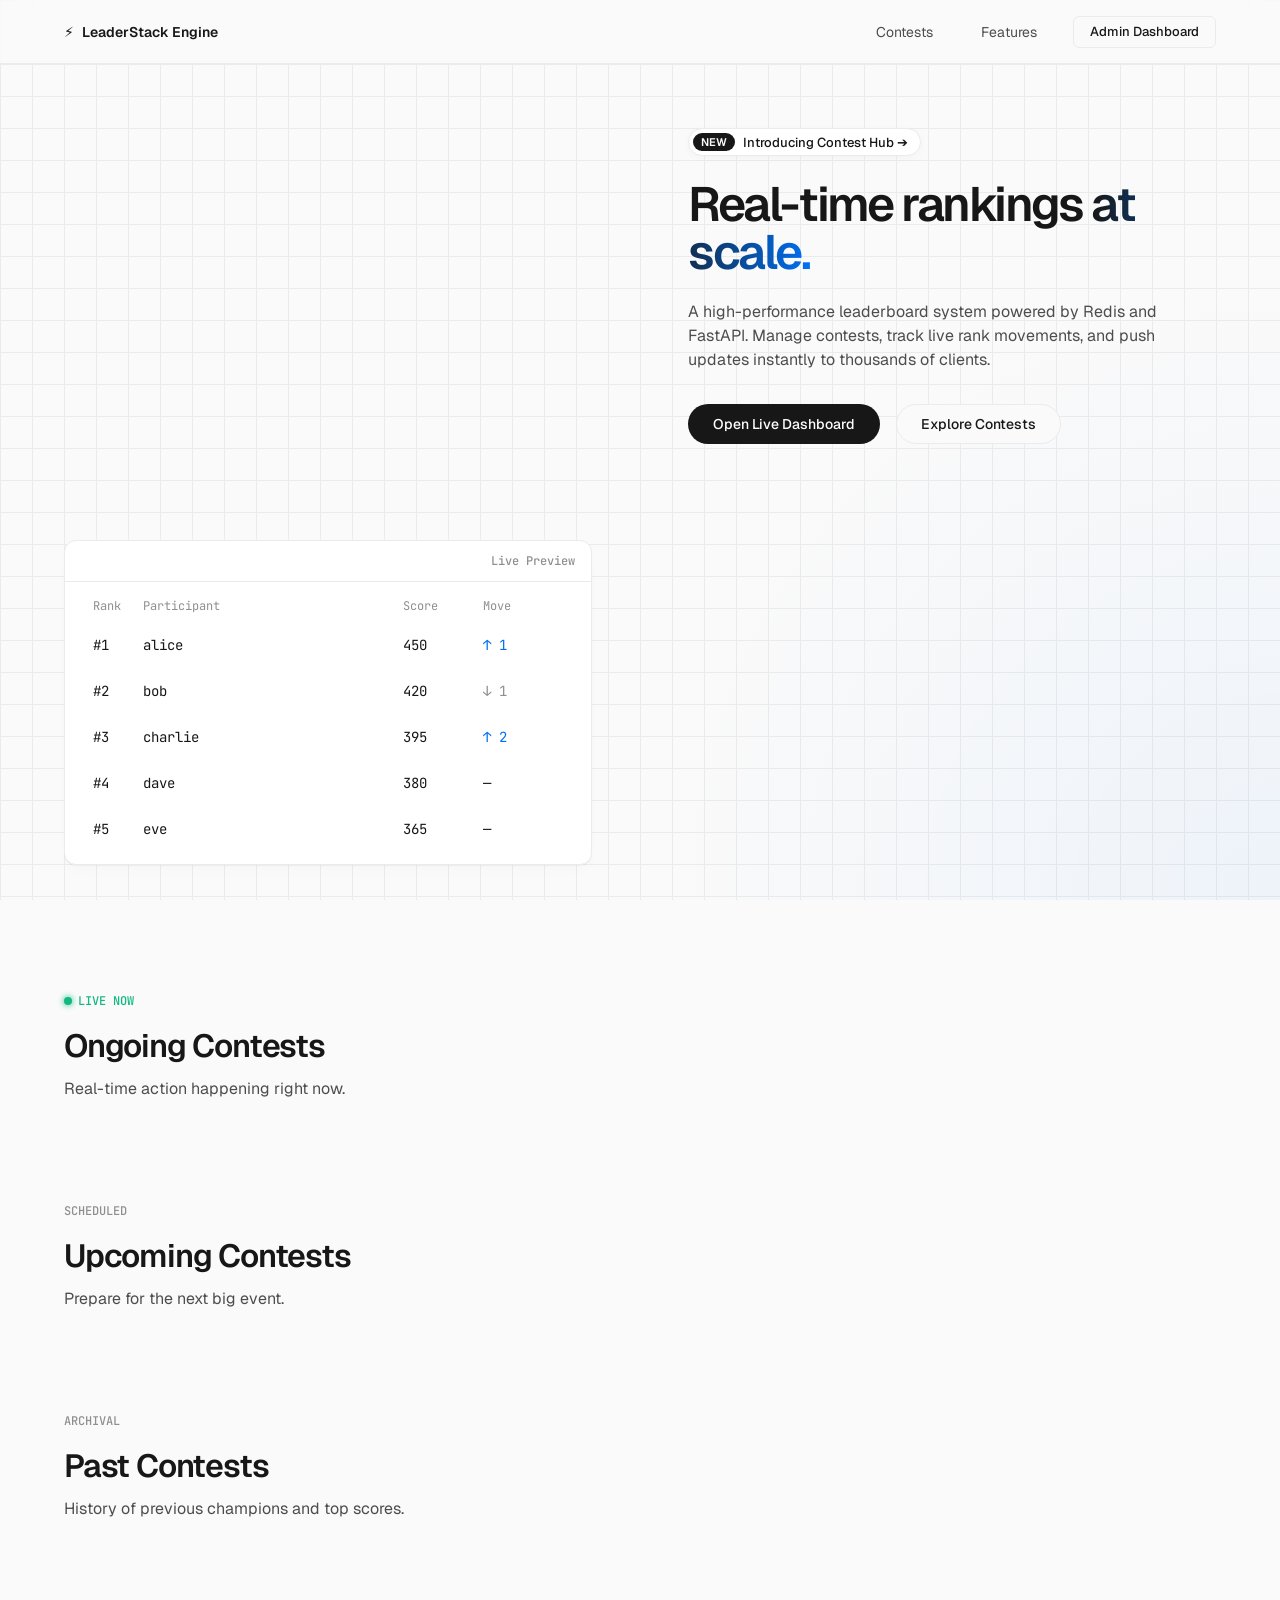
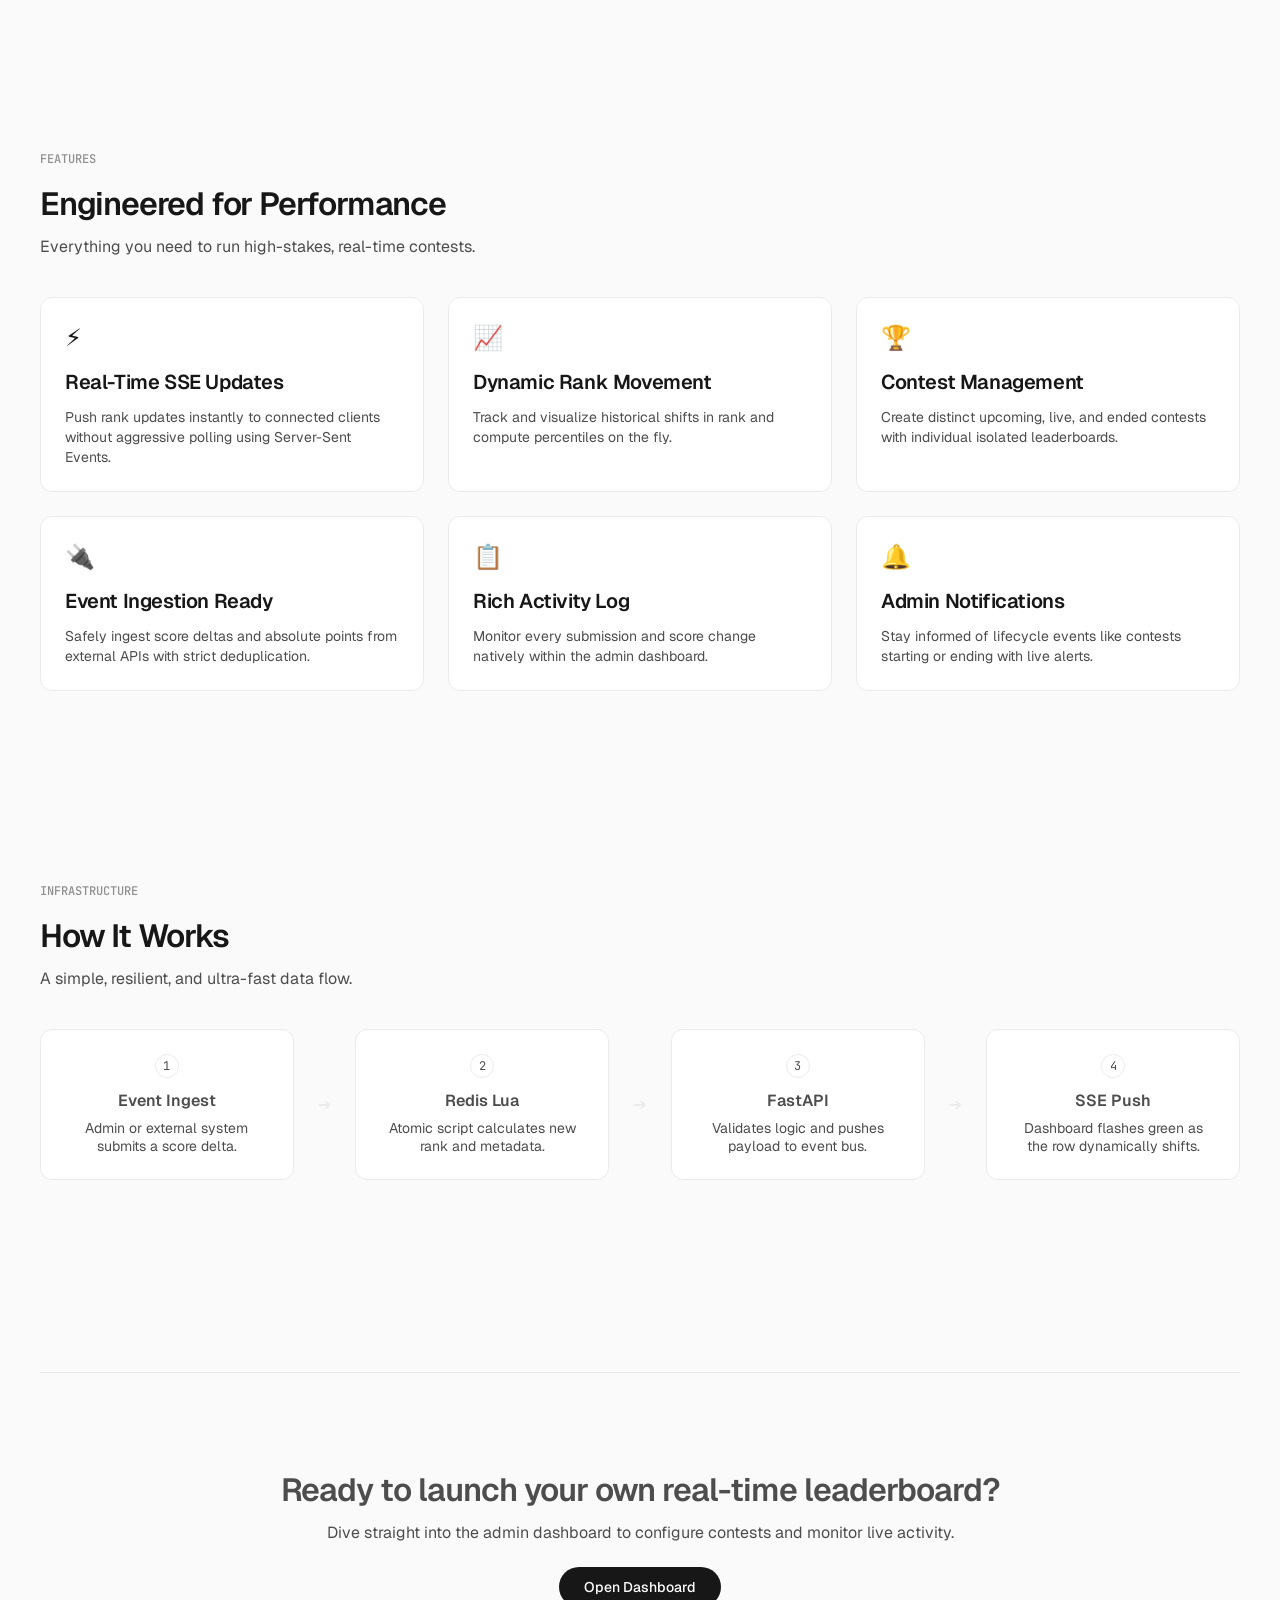
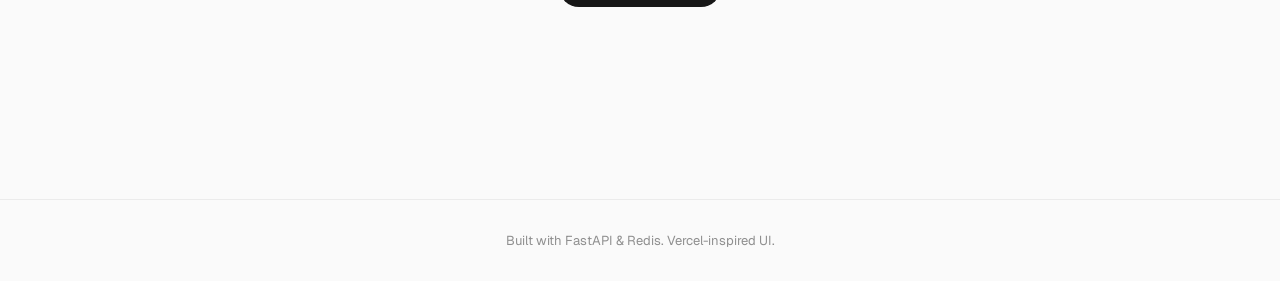
<file: frontend/index.html>
<!DOCTYPE html>
<html lang="en">
<head>
  <meta charset="UTF-8" />
  <meta name="viewport" content="width=device-width, initial-scale=1.0"/>
  <meta name="description" content="Real-time contest leaderboard system powered by FastAPI and Redis." />
  <title>LeaderStack — Real-Time Ranking Engine</title>

  <!-- Google Fonts -->
  <link rel="preconnect" href="https://fonts.googleapis.com" />
  <link rel="preconnect" href="https://fonts.gstatic.com" crossorigin />
  <link href="https://fonts.googleapis.com/css2?family=Geist:wght@400;500;600;700&family=JetBrains+Mono:wght@400;500&display=swap" rel="stylesheet" />

  <link rel="stylesheet" href="landing.css" />
</head>
<body>
  
  <!-- Navbar -->
  <nav class="navbar">
    <div class="nav-inner container">
      <div class="nav-brand">
        <span class="brand-icon">⚡</span>
        <span class="brand-text">LeaderStack Engine</span>
      </div>
      <div class="nav-links">
        <a href="#contests" class="nav-link">Contests</a>
        <a href="#features" class="nav-link">Features</a>
        <a href="dashboard.html" class="btn btn-secondary btn-sm" style="border-radius: 6px;">Admin Dashboard</a>
      </div>
    </div>
  </nav>

  <!-- Hero Section -->
  <section class="hero container reveal">
    <div class="hero-bg-gradient"></div>
    <div class="hero-content">
      <a href="#contests" class="hero-pill">
        <span class="pill-badge">New</span> Introducing Contest Hub ➔
      </a>
      <h1 class="hero-title">Real-time rankings <span class="text-gradient">at scale.</span></h1>
      <p class="hero-subtitle">
        A high-performance leaderboard system powered by Redis and FastAPI. Manage contests, track live rank movements, and push updates instantly to thousands of clients.
      </p>
      <div class="hero-ctas">
        <a href="dashboard.html" class="btn btn-primary">Open Live Dashboard</a>
        <a href="#contests" class="btn btn-secondary">Explore Contests</a>
      </div>
    </div>

    <!-- Live Product Preview -->
    <div class="hero-visual">
      <div class="mock-window">
        <div class="mock-header">
          <div class="mock-dots"><span></span><span></span><span></span></div>
          <div class="mock-title">Live Preview</div>
        </div>
        <div class="mock-body">
          <div class="mock-table-header">
            <span>Rank</span>
            <span>Participant</span>
            <span>Score</span>
            <span>Move</span>
          </div>
          <div class="mock-rows" id="mockRows">
            <!-- Injected by JS -->
          </div>
        </div>
      </div>
    </div>
  </section>

  <!-- Contests Hub -->
  <div id="contests" class="contests-hub">
    
    <!-- Ongoing Contests Section -->
    <section class="contest-section ongoing-section container reveal">
      <div class="section-header">
        <span class="eyebrow live-eyebrow"><span class="live-dot"></span> Live Now</span>
        <h2 class="section-title">Ongoing Contests</h2>
        <p class="section-subtitle">Real-time action happening right now.</p>
      </div>
      <div id="ongoingContestsGrid" class="contest-grid">
        <!-- Injected by JS -->
      </div>
    </section>

    <!-- Upcoming Contests Section -->
    <section class="contest-section upcoming-section container reveal">
      <div class="section-header">
        <span class="eyebrow">Scheduled</span>
        <h2 class="section-title">Upcoming Contests</h2>
        <p class="section-subtitle">Prepare for the next big event.</p>
      </div>
      <div id="upcomingContestsGrid" class="contest-grid">
        <!-- Injected by JS -->
      </div>
    </section>

    <!-- Past Contests Section -->
    <section class="contest-section past-section container reveal">
      <div class="section-header">
        <span class="eyebrow">Archival</span>
        <h2 class="section-title">Past Contests</h2>
        <p class="section-subtitle">History of previous champions and top scores.</p>
      </div>
      <div id="pastContestsGrid" class="contest-grid past-grid">
        <!-- Injected by JS -->
      </div>
    </section>

  </div>

  <!-- Features Section -->
  <section id="features" class="features container section reveal">
    <div class="section-header">
      <span class="eyebrow">Features</span>
      <h2 class="section-title">Engineered for Performance</h2>
      <p class="section-subtitle">Everything you need to run high-stakes, real-time contests.</p>
    </div>
    
    <div class="feature-grid">
      <div class="feature-card reveal" style="--delay: 1">
        <div class="feature-icon">⚡</div>
        <h3 class="feature-title">Real-Time SSE Updates</h3>
        <p class="feature-desc">Push rank updates instantly to connected clients without aggressive polling using Server-Sent Events.</p>
      </div>
      <div class="feature-card reveal" style="--delay: 2">
        <div class="feature-icon">📈</div>
        <h3 class="feature-title">Dynamic Rank Movement</h3>
        <p class="feature-desc">Track and visualize historical shifts in rank and compute percentiles on the fly.</p>
      </div>
      <div class="feature-card reveal" style="--delay: 3">
        <div class="feature-icon">🏆</div>
        <h3 class="feature-title">Contest Management</h3>
        <p class="feature-desc">Create distinct upcoming, live, and ended contests with individual isolated leaderboards.</p>
      </div>
      <div class="feature-card reveal" style="--delay: 4">
        <div class="feature-icon">🔌</div>
        <h3 class="feature-title">Event Ingestion Ready</h3>
        <p class="feature-desc">Safely ingest score deltas and absolute points from external APIs with strict deduplication.</p>
      </div>
      <div class="feature-card reveal" style="--delay: 5">
        <div class="feature-icon">📋</div>
        <h3 class="feature-title">Rich Activity Log</h3>
        <p class="feature-desc">Monitor every submission and score change natively within the admin dashboard.</p>
      </div>
      <div class="feature-card reveal" style="--delay: 6">
        <div class="feature-icon">🔔</div>
        <h3 class="feature-title">Admin Notifications</h3>
        <p class="feature-desc">Stay informed of lifecycle events like contests starting or ending with live alerts.</p>
      </div>
    </div>
  </section>

  <!-- How It Works Section -->
  <section class="flow-section section container reveal">
    <div class="section-header">
      <span class="eyebrow">Infrastructure</span>
      <h2 class="section-title">How It Works</h2>
      <p class="section-subtitle">A simple, resilient, and ultra-fast data flow.</p>
    </div>

    <div class="flow-grid">
      <div class="flow-step">
        <div class="flow-number">1</div>
        <h4>Event Ingest</h4>
        <p>Admin or external system submits a score delta.</p>
      </div>
      <div class="flow-arrow">➔</div>
      <div class="flow-step">
        <div class="flow-number">2</div>
        <h4>Redis Lua</h4>
        <p>Atomic script calculates new rank and metadata.</p>
      </div>
      <div class="flow-arrow">➔</div>
      <div class="flow-step">
        <div class="flow-number">3</div>
        <h4>FastAPI</h4>
        <p>Validates logic and pushes payload to event bus.</p>
      </div>
      <div class="flow-arrow">➔</div>
      <div class="flow-step">
        <div class="flow-number">4</div>
        <h4>SSE Push</h4>
        <p>Dashboard flashes green as the row dynamically shifts.</p>
      </div>
    </div>
  </section>

  <!-- Final CTA -->
  <section class="final-cta section container reveal">
    <div class="cta-box">
      <h2>Ready to launch your own real-time leaderboard?</h2>
      <p>Dive straight into the admin dashboard to configure contests and monitor live activity.</p>
      <a href="dashboard.html" class="btn btn-primary">Open Dashboard</a>
    </div>
  </section>

  <!-- Footer -->
  <footer class="site-footer">
    <div class="container">
      <p>Built with FastAPI & Redis. Vercel-inspired UI.</p>
    </div>
  </footer>

  <script src="landing.js"></script>
</body>
</html>
</file>
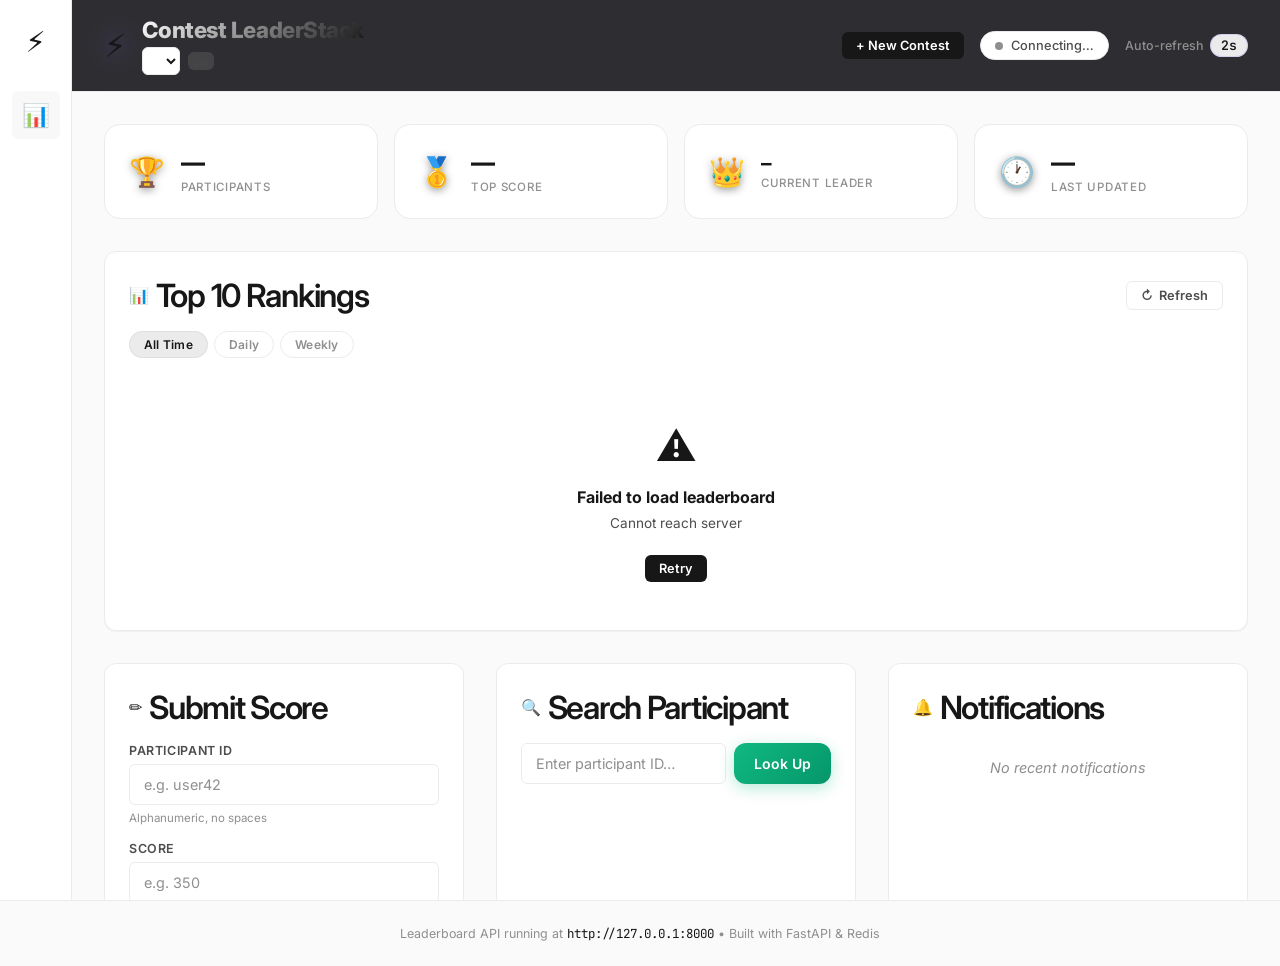
<file: frontend/dashboard.html>
<!DOCTYPE html>
<html lang="en">
<head>
  <meta charset="UTF-8" />
  <meta name="viewport" content="width=device-width, initial-scale=1.0" />
  <meta name="description" content="Real-time contest leaderboard dashboard. Track rankings, submit scores, and search participants live." />
  <title>Contest LeaderStack - Live Rankings</title>

  <!-- Google Fonts -->
  <link rel="preconnect" href="https://fonts.googleapis.com" />
  <link rel="preconnect" href="https://fonts.gstatic.com" crossorigin />
  <link href="https://fonts.googleapis.com/css2?family=Inter:wght@300;400;500;600;700;800;900&family=JetBrains+Mono:wght@400;600&display=swap" rel="stylesheet" />

  <link rel="stylesheet" href="styles.css" />
</head>
<body>



  <div class="app-layout">
    <!-- LEFT NAVIGATION RAIL -->
    <aside class="left-sidebar">
      <div class="sidebar-logo">⚡</div>
      <nav class="side-nav">
        <button class="nav-item active" title="Leaderboard">📊</button>

      </nav>
    </aside>

    <div class="main-wrapper">
      <!-- ─── HEADER ─────────────────────────────────────────── -->
      <header class="site-header">
    <div class="header-inner">
      <div class="brand">
        <span class="brand-icon" aria-hidden="true">⚡</span>
        <div>
          <h1 class="brand-title">Contest LeaderStack</h1>
          <div class="brand-sub">
            <select id="contestSelector" class="contest-dropdown" aria-label="Select Contest">
              <!-- Options populated by JS -->
            </select>
            <span id="contestStatusBadge" class="contest-status-badge">...</span>
          </div>
        </div>
      </div>

      <div class="header-meta">
        <button class="btn btn-primary btn-sm" id="openNewContestBtn">+ New Contest</button>
        <div class="status-badge" id="connectionStatus">
          <span class="status-dot" id="statusDot"></span>
          <span id="statusText">Connecting…</span>
        </div>
        <div class="refresh-info">
          <span class="refresh-label">Auto-refresh</span>
          <span class="refresh-countdown" id="refreshCountdown">3s</span>
        </div>
      </div>
    </div>
  </header>

  <!-- ─── MAIN ───────────────────────────────────────────── -->
  <main class="main-content">

    <!-- STATS ROW -->
    <section class="stats-row" aria-label="Summary statistics">
      <div class="stat-card" id="statTotal">
        <div class="stat-icon">🏆</div>
        <div class="stat-info">
          <span class="stat-value" id="totalParticipants">—</span>
          <span class="stat-label">Participants</span>
        </div>
      </div>
      <div class="stat-card" id="statTopScore">
        <div class="stat-icon">🥇</div>
        <div class="stat-info">
          <span class="stat-value" id="topScore">—</span>
          <span class="stat-label">Top Score</span>
        </div>
      </div>
      <div class="stat-card" id="statLeader">
        <div class="stat-icon">👑</div>
        <div class="stat-info">
          <span class="stat-value mono" id="leaderName">—</span>
          <span class="stat-label">Current Leader</span>
        </div>
      </div>
      <div class="stat-card" id="statLastUpdated">
        <div class="stat-icon">🕐</div>
        <div class="stat-info">
          <span class="stat-value" id="lastUpdated">—</span>
          <span class="stat-label">Last Updated</span>
        </div>
      </div>
    </section>

    <!-- TOP 3 PODIUM CARDS -->
    <section class="podium-section hidden" id="podiumSection" aria-label="Top 3 Winners">
      <div class="podium-cards" id="podiumCards">
        <!-- Cards injected by JS -->
      </div>
    </section>

    <!-- MAIN GRID -->
    <div class="dashboard-grid full-width">

      <!-- ── LEADERBOARD TABLE ─────────────────────── -->
      <section class="panel leaderboard-panel" aria-labelledby="leaderboardHeading">
        <div class="panel-header">
          <h2 id="leaderboardHeading" class="panel-title">
            <span class="panel-title-icon">📊</span>
            <span id="leaderboardHeadingText">Top 10 Rankings</span>
          </h2>
          <button class="btn btn-ghost btn-sm" id="manualRefreshBtn" title="Refresh now" aria-label="Refresh leaderboard">
            <span class="refresh-icon" id="refreshIcon">↻</span>
            Refresh
          </button>
        </div>

        <!-- Board selector tabs -->
        <div class="board-tabs" id="boardTabs" role="tablist" aria-label="Leaderboard time period">
          <button class="board-tab active" data-board="all"    role="tab" aria-selected="true">All Time</button>
          <button class="board-tab"        data-board="daily"  role="tab" aria-selected="false">Daily</button>
          <button class="board-tab"        data-board="weekly" role="tab" aria-selected="false">Weekly</button>
        </div>

        <!-- Loading skeleton -->
        <div class="skeleton-container" id="leaderboardSkeleton" aria-label="Loading leaderboard...">
          <div class="skeleton-row" aria-hidden="true"></div>
          <div class="skeleton-row" aria-hidden="true"></div>
          <div class="skeleton-row" aria-hidden="true"></div>
          <div class="skeleton-row" aria-hidden="true"></div>
          <div class="skeleton-row" aria-hidden="true"></div>
        </div>

        <!-- Error state -->
        <div class="error-state hidden" id="leaderboardError" role="alert">
          <div class="error-icon">⚠️</div>
          <p class="error-title">Failed to load leaderboard</p>
          <p class="error-msg" id="leaderboardErrorMsg">Could not connect to server.</p>
          <button class="btn btn-primary btn-sm" id="retryBtn">Retry</button>
        </div>

        <!-- Empty state -->
        <div class="empty-state hidden" id="leaderboardEmpty">
          <div class="empty-icon">🎯</div>
          <p class="empty-title">No participants yet</p>
          <p class="empty-msg">Submit a score to get started!</p>
        </div>

        <!-- Table -->
        <div class="table-wrapper hidden" id="leaderboardTableWrapper">
          <table class="leaderboard-table" id="leaderboardTable" aria-label="Leaderboard rankings">
            <thead>
              <tr>
                <th scope="col" class="col-rank">Rank</th>
                <th scope="col" class="col-participant">Participant</th>
                <th scope="col" class="col-score">Score</th>
                <th scope="col" class="col-movement">Move</th>
                <th scope="col" class="col-time">Submitted</th>
                <th scope="col" class="col-bar">Progress</th>
              </tr>
            </thead>
            <tbody id="leaderboardBody">
              <!-- Rows injected by JS -->
            </tbody>
          </table>
        </div>
      </section>

      <!-- ── BOTTOM PANELS ───────────────────────────────── -->
      <div class="bottom-panels">

        <!-- SUBMIT SCORE PANEL -->
        <section class="panel submit-panel" aria-labelledby="submitHeading">
          <div class="panel-header">
            <h2 id="submitHeading" class="panel-title">
              <span class="panel-title-icon">✏️</span>
              Submit Score
            </h2>
          </div>

          <form class="score-form" id="scoreForm" novalidate>
            <div class="form-group">
              <label class="form-label" for="participantIdInput">Participant ID</label>
              <input
                class="form-input"
                type="text"
                id="participantIdInput"
                name="participantId"
                placeholder="e.g. user42"
                autocomplete="off"
                required
              />
              <span class="form-hint">Alphanumeric, no spaces</span>
            </div>

            <div class="form-group">
              <label class="form-label" for="scoreInput">Score</label>
              <input
                class="form-input"
                type="number"
                id="scoreInput"
                name="score"
                placeholder="e.g. 350"
                min="0"
                required
              />
              <span class="form-hint">Enter a non-negative integer</span>
            </div>

            <button class="btn btn-primary btn-full" type="submit" id="submitBtn">
              <span class="btn-text">Submit Score</span>
              <span class="btn-spinner hidden" aria-hidden="true">⏳</span>
            </button>
          </form>

          <!-- Submit feedback -->
          <div class="feedback hidden" id="submitFeedback" role="status" aria-live="polite">
            <div class="feedback-icon" id="submitFeedbackIcon"></div>
            <div class="feedback-content">
              <p class="feedback-title" id="submitFeedbackTitle"></p>
              <p class="feedback-body" id="submitFeedbackBody"></p>
            </div>
          </div>
        </section>

        <!-- SEARCH PANEL -->
        <section class="panel search-panel" aria-labelledby="searchHeading">
          <div class="panel-header">
            <h2 id="searchHeading" class="panel-title">
              <span class="panel-title-icon">🔍</span>
              Search Participant
            </h2>
          </div>

          <form class="search-form" id="searchForm" novalidate>
            <div class="search-input-row">
              <input
                class="form-input"
                type="text"
                id="searchInput"
                name="searchId"
                placeholder="Enter participant ID…"
                autocomplete="off"
                required
              />
              <button class="btn btn-accent" type="submit" id="searchBtn">
                <span class="btn-text">Look Up</span>
                <span class="btn-spinner hidden" aria-hidden="true">⏳</span>
              </button>
            </div>
          </form>

          <!-- Search result card -->
          <div class="result-card hidden" id="searchResult" role="status" aria-live="polite">
            <div class="result-rank-badge" id="resultRankBadge"></div>
            <div class="result-details">
              <span class="result-id mono" id="resultId"></span>
              <div class="result-score-row">
                <span class="result-score" id="resultScore"></span>
                <span class="percentile-badge hidden" id="resultPercentile"></span>
              </div>
            </div>
          </div>

          <!-- Search error -->
          <div class="search-error hidden" id="searchError" role="alert">
            <span class="search-error-icon">⚠️</span>
            <span id="searchErrorMsg"></span>
          </div>

          <!-- Around-You neighbors -->
          <div class="neighbors-section hidden" id="neighborsSection" aria-live="polite">
            <p class="neighbors-label">Around <span class="mono" id="neighborsTargetId"></span></p>
            <table class="neighbors-table" aria-label="Nearby rankings">
              <tbody id="neighborsBody"></tbody>
            </table>
          </div>

        </section><!-- /.search-panel -->

        <!-- NOTIFICATIONS PANEL -->
        <section class="panel notifications-panel" aria-labelledby="notificationsHeading">
          <div class="panel-header">
            <h2 id="notificationsHeading" class="panel-title">
              <span class="panel-title-icon">🔔</span>
              Notifications
            </h2>
          </div>
          <ul class="notifications-list" id="notificationsList" aria-label="Recent notifications">
            <li class="notifications-empty" id="notificationsEmpty">No recent notifications</li>
          </ul>
        </section>

        <!-- ACTIVITY LOG PANEL -->
        <section class="panel activity-panel" aria-labelledby="activityHeading">
          <div class="panel-header">
            <h2 id="activityHeading" class="panel-title">
              <span class="panel-title-icon">📝</span>
              Activity Log
            </h2>
            <button class="btn btn-ghost btn-sm" id="clearLogBtn" aria-label="Clear activity log">Clear</button>
          </div>
          <ul class="activity-list" id="activityList" aria-label="Recent activity">
            <li class="activity-empty" id="activityEmpty">No activity yet…</li>
          </ul>
        </section>

        <!-- SYSTEM STATUS PANEL -->
        <section class="panel metrics-panel" aria-labelledby="metricsHeading">
          <div class="panel-header">
            <h2 id="metricsHeading" class="panel-title">
              <span class="panel-title-icon">📡</span>
              System Status
            </h2>
          </div>
          <div class="metrics-grid">
            <div class="metric-item">
              <span class="metric-value" id="metricTotal">—</span>
              <span class="metric-label">Submissions</span>
            </div>
            <div class="metric-item">
              <span class="metric-value" id="metricAccepted">—</span>
              <span class="metric-label">Accepted</span>
            </div>
            <div class="metric-item">
              <span class="metric-value" id="metricRejected">—</span>
              <span class="metric-label">Rejected</span>
            </div>
            <div class="metric-item">
              <span class="metric-value" id="metricBoardSize">—</span>
              <span class="metric-label">Board Size</span>
            </div>
            <div class="metric-item">
              <span class="metric-value" id="metricSseClients">—</span>
              <span class="metric-label">Live Clients</span>
            </div>
            <div class="metric-item">
              <span class="metric-value" id="metricIngestTotal">—</span>
              <span class="metric-label">Ext Total</span>
            </div>
            <div class="metric-item">
              <span class="metric-value" id="metricIngestAcc">—</span>
              <span class="metric-label">Ext Accepted</span>
            </div>
            <div class="metric-item">
              <span class="metric-value" id="metricIngestDup">—</span>
              <span class="metric-label">Ext Duplicates</span>
            </div>
            <div class="metric-item">
              <span class="metric-value" id="metricIngestRej">—</span>
              <span class="metric-label">Ext Rejected</span>
            </div>
          </div>
        </section>

      </div><!-- /.bottom-panels -->
    </div><!-- /.dashboard-grid full-width -->

  </main>
  </div><!-- /.main-wrapper -->
  </div><!-- /.app-layout -->

  <!-- ─── MODALS ─────────────────────────────────────────── -->
  <dialog id="newContestModal" class="admin-modal">
    <div class="modal-content">
      <div class="modal-header">
        <h2 class="panel-title">Create New Contest</h2>
        <button id="closeModalBtn" class="btn-ghost btn-sm" aria-label="Close">✕</button>
      </div>
      <form id="newContestForm" novalidate>
        <div class="form-group">
          <label class="form-label" for="ncName">Contest Name</label>
          <input class="form-input" type="text" id="ncName" required placeholder="e.g. Summer Hackathon" />
        </div>
        <div class="form-group">
          <label class="form-label" for="ncId">Contest ID (Slug)</label>
          <input class="form-input" type="text" id="ncId" required placeholder="e.g. summer-hackathon" />
          <span class="form-hint">Auto-generated, editable (no spaces)</span>
        </div>
        <div class="form-row" style="display:flex;gap:12px">
          <div class="form-group" style="flex:1">
            <label class="form-label" for="ncExpectedUsers">Expected Users</label>
            <input class="form-input" type="number" id="ncExpectedUsers" required min="1" max="1000" value="1000" />
          </div>
          <div class="form-group" style="flex:1">
            <label class="form-label" for="ncMaxScore">Max Score</label>
            <input class="form-input" type="number" id="ncMaxScore" required min="1" value="1000" />
          </div>
        </div>
        <div class="form-row" style="display:flex;gap:12px;margin-top:12px;">
          <div class="form-group" style="flex:1">
            <label class="form-label" for="ncStart">Start Time (UTC)</label>
            <input class="form-input" type="datetime-local" id="ncStart" required />
          </div>
          <div class="form-group" style="flex:1">
            <label class="form-label" for="ncEnd">End Time (UTC)</label>
            <input class="form-input" type="datetime-local" id="ncEnd" required />
          </div>
        </div>
        <div class="form-group" style="margin-top:12px;">
          <label class="form-label" for="ncDesc">Description</label>
          <textarea class="form-input" id="ncDesc" rows="2" required placeholder="Brief contest rules or info..."></textarea>
        </div>
        <div id="ncError" class="search-error hidden" style="margin-top:12px;"></div>
        <div class="modal-actions" style="margin-top:24px;display:flex;justify-content:flex-end;gap:12px;">
          <button type="button" class="btn btn-ghost" id="cancelModalBtn">Cancel</button>
          <button type="submit" class="btn btn-primary" id="submitContestBtn">Create Contest</button>
        </div>
      </form>
    </div>
  </dialog>

  <!-- ─── FOOTER ─────────────────────────────────────────── -->
  <footer class="site-footer">
    <p>Leaderboard API running at <code>http://127.0.0.1:8000</code> &bull; Built with FastAPI &amp; Redis</p>
  </footer>

  <script src="app.js"></script>
</body>
</html>
</file>
<file: frontend/landing.css>
/* =========================================================
   LANDING PAGE — landing.css
   Vercel Geist Theme
   ========================================================= */

:root {
  /* Colors */
  --color-canvas:           #fafafa;
  --color-canvas-elevated:  #ffffff;
  --color-hairline:         #ebebeb;
  
  --color-ink:              #171717;
  --color-body:             #4d4d4d;
  --color-mute:             #8f8f8f;
  --color-faint:            #a1a1a1;
  
  --color-primary:          #171717;
  --color-on-primary:       #ffffff;
  
  --color-link:             #0070f3;
  --color-success:          #10b981;
  
  /* Typography */
  --font-sans: 'Geist', 'Inter', system-ui, sans-serif;
  --font-mono: 'Geist Mono', 'JetBrains Mono', 'Courier New', monospace;

  /* Spacing */
  --spacing-xs:  8px;
  --spacing-sm:  12px;
  --spacing-md:  16px;
  --spacing-lg:  24px;
  --spacing-xl:  32px;
  --spacing-2xl: 40px;
  --spacing-3xl: 64px;
  --spacing-4xl: 96px;
  --spacing-section: 128px;

  /* Radius */
  --radius-sm:  6px;
  --radius-md:  12px;
  --radius-pill: 100px;
  --radius-full: 9999px;

  /* Transitions */
  --transition-fast:   150ms ease;
  --transition-normal: 250ms ease;
}

/* ── RESET ────────────────────────────────────────────────── */
*, *::before, *::after { box-sizing: border-box; margin: 0; padding: 0; }
html { font-size: 16px; scroll-behavior: smooth; }
body {
  font-family: var(--font-sans);
  background-color: var(--color-canvas);
  background-image: 
    radial-gradient(circle at 100% 100%, rgba(0, 112, 243, 0.05) 0%, transparent 40%),
    linear-gradient(var(--color-hairline) 1px, transparent 1px),
    linear-gradient(90deg, var(--color-hairline) 1px, transparent 1px);
  background-size: 100% 100%, 32px 32px, 32px 32px;
  background-attachment: fixed;
  color: var(--color-body);
  min-height: 100vh;
  overflow-x: hidden;
  -webkit-font-smoothing: antialiased;
}
a { text-decoration: none; color: inherit; }

/* ── LAYOUT ───────────────────────────────────────────────── */
.container {
  max-width: 1200px;
  margin: 0 auto;
  padding: 0 var(--spacing-lg);
  position: relative;
  z-index: 1;
}
.section { padding: var(--spacing-4xl) 0; }

/* ── TYPOGRAPHY ───────────────────────────────────────────── */
.eyebrow {
  font-family: var(--font-mono);
  font-size: 12px;
  font-weight: 500;
  line-height: 16px;
  color: var(--color-mute);
  text-transform: uppercase;
  margin-bottom: var(--spacing-md);
  display: block;
}
.hero-title {
  font-size: 48px;
  font-weight: 600;
  line-height: 48px;
  letter-spacing: -2.4px;
  color: var(--color-ink);
  margin-bottom: var(--spacing-lg);
}
.hero-subtitle {
  font-size: 16px;
  font-weight: 400;
  line-height: 24px;
  color: var(--color-body);
  margin-bottom: var(--spacing-xl);
  max-width: 500px;
}
.section-header { margin-bottom: var(--spacing-2xl); }
.section-title {
  font-size: 32px;
  font-weight: 600;
  letter-spacing: -1.2px;
  color: var(--color-ink);
  margin-bottom: var(--spacing-sm);
}
.section-subtitle {
  font-size: 16px;
  color: var(--color-body);
}

/* ── COMPONENTS ───────────────────────────────────────────── */
.btn {
  display: inline-flex;
  align-items: center;
  justify-content: center;
  padding: 0 var(--spacing-lg);
  height: 40px;
  font-family: var(--font-sans);
  font-size: 14px;
  font-weight: 500;
  border-radius: var(--radius-pill);
  transition: var(--transition-fast);
  cursor: pointer;
  border: 1px solid transparent;
}
.btn-primary {
  background: var(--color-primary);
  color: var(--color-on-primary);
}
.btn-primary:hover {
  background: #000;
  transform: translateY(-1px);
}
.btn-secondary {
  background: var(--color-canvas);
  color: var(--color-ink);
  border-color: var(--color-hairline);
}
.btn-secondary:hover {
  background: var(--color-canvas-elevated);
  border-color: var(--color-mute);
}
.btn-sm { height: 32px; padding: 0 var(--spacing-md); font-size: 13px; }

/* ── NAVBAR ───────────────────────────────────────────────── */
.navbar {
  position: fixed;
  top: 0; left: 0; right: 0;
  height: 64px;
  background: rgba(250, 250, 250, 0.8);
  backdrop-filter: blur(12px);
  border-bottom: 1px solid var(--color-hairline);
  z-index: 100;
}
.nav-inner {
  display: flex;
  justify-content: space-between;
  align-items: center;
  height: 100%;
}
.nav-brand {
  display: flex;
  align-items: center;
  gap: var(--spacing-xs);
  font-weight: 600;
  font-size: 14px;
  color: var(--color-ink);
}
.nav-links { display: flex; align-items: center; gap: var(--spacing-lg); }
.nav-link { 
  font-size: 14px; 
  color: var(--color-body); 
  transition: var(--transition-fast); 
  padding: var(--spacing-xs) var(--spacing-sm);
  border-radius: var(--radius-full);
}
.nav-link:hover { color: var(--color-ink); background: rgba(0,0,0,0.05); }

/* ── HERO ─────────────────────────────────────────────────── */
.hero {
  padding-top: var(--spacing-section);
  padding-bottom: var(--spacing-4xl);
  display: grid;
  grid-template-columns: 1fr 1fr;
  gap: var(--spacing-4xl);
  align-items: center;
}
.hero-pill {
  display: inline-flex;
  align-items: center;
  gap: 8px;
  background: var(--color-canvas-elevated);
  border: 1px solid var(--color-hairline);
  padding: 4px 12px 4px 4px;
  border-radius: var(--radius-pill);
  font-size: 13px;
  font-weight: 500;
  color: var(--color-ink);
  margin-bottom: var(--spacing-lg);
  box-shadow: 0 2px 8px rgba(0,0,0,0.03);
  transition: var(--transition-fast);
}
.hero-pill:hover {
  transform: translateY(-1px);
  box-shadow: 0 4px 12px rgba(0,0,0,0.06);
}
.pill-badge {
  background: var(--color-ink);
  color: var(--color-canvas);
  padding: 2px 8px;
  border-radius: var(--radius-pill);
  font-size: 11px;
  font-weight: 600;
  text-transform: uppercase;
}
.text-gradient {
  background: linear-gradient(90deg, var(--color-ink), var(--color-link));
  -webkit-background-clip: text;
  -webkit-text-fill-color: transparent;
}
.hero-ctas { display: flex; gap: var(--spacing-md); }

/* ── MOCKUP WINDOW ────────────────────────────────────────── */
.mock-window {
  background: var(--color-canvas-elevated);
  border: 1px solid var(--color-hairline);
  border-radius: var(--radius-md);
  box-shadow: 0 1px 1px rgba(0,0,0,0.04), 0 8px 16px -4px rgba(0,0,0,0.02);
  font-family: var(--font-mono);
}
.mock-header {
  padding: 12px 16px;
  display: flex; align-items: center; gap: 8px;
  border-bottom: 1px solid var(--color-hairline);
}
.mock-title { font-size: 12px; color: var(--color-mute); margin-left: auto; font-weight: 500;}
.mock-body { padding: var(--spacing-md); }
.mock-table-header {
  display: grid; grid-template-columns: 50px 1fr 80px 80px;
  font-size: 12px; color: var(--color-mute);
  margin-bottom: var(--spacing-sm); padding: 0 var(--spacing-sm);
}
.mock-rows { display: flex; flex-direction: column; gap: var(--spacing-xs); }
.mock-row {
  display: grid; grid-template-columns: 50px 1fr 80px 80px;
  align-items: center; padding: 10px 12px;
  background: var(--color-canvas-elevated);
  border-radius: var(--radius-sm); font-size: 14px; color: var(--color-ink);
  transition: background var(--transition-fast);
}
.mock-row.flash { background: rgba(0, 112, 243, 0.05); }
.m-move.up { color: var(--color-link); } 
.m-move.down { color: var(--color-mute); }

/* ── CONTEST SECTIONS ─────────────────────────────────────── */
.contests-hub { padding: var(--spacing-xl) 0; }
.contest-section { margin-bottom: var(--spacing-3xl); }

.contest-grid {
  display: grid;
  grid-template-columns: repeat(auto-fill, minmax(320px, 1fr));
  gap: var(--spacing-lg);
}

.contest-card {
  background: var(--color-canvas-elevated);
  border: 1px solid var(--color-hairline);
  border-radius: var(--radius-md);
  padding: var(--spacing-lg);
  display: flex; flex-direction: column; gap: var(--spacing-md);
  transition: var(--transition-normal);
  text-decoration: none; color: inherit;
}
.contest-card:hover {
  transform: translateY(-2px);
  box-shadow: 0 4px 12px rgba(0,0,0,0.05);
  border-color: var(--color-mute);
}

.card-header { display: flex; justify-content: space-between; align-items: flex-start; }
.card-title { font-size: 18px; font-weight: 600; color: var(--color-ink); letter-spacing: -0.4px; }
.card-meta { font-size: 13px; color: var(--color-mute); margin-top: 4px; font-family: var(--font-mono); }
.card-stats { display: grid; grid-template-columns: 1fr 1fr; gap: var(--spacing-sm); margin-top: auto; }
.stat-box { background: var(--color-canvas); border: 1px solid var(--color-hairline); padding: 8px; border-radius: var(--radius-sm); text-align: center; }
.stat-val { font-family: var(--font-mono); font-weight: 600; font-size: 14px; color: var(--color-ink); }
.stat-lbl { font-size: 11px; color: var(--color-mute); text-transform: uppercase; margin-top: 2px; }

.empty-state {
  grid-column: 1 / -1;
  text-align: center;
  padding: var(--spacing-2xl);
  border: 1px dashed var(--color-hairline);
  border-radius: var(--radius-md);
  color: var(--color-mute);
  font-size: 14px;
}

/* Specific Section Styles */
.live-eyebrow { color: var(--color-success); display: flex; align-items: center; gap: 6px; }
.live-dot {
  width: 8px; height: 8px; background: var(--color-success); border-radius: 50%;
  box-shadow: 0 0 6px var(--color-success);
  animation: blink 2s infinite;
}

.ongoing-section .contest-card { border-color: rgba(16, 185, 129, 0.3); }
.ongoing-section .contest-card:hover { border-color: var(--color-success); }
.ongoing-section .btn { width: 100%; margin-top: var(--spacing-sm); }

.past-section .contest-card { background: var(--color-canvas); opacity: 0.9; }
.past-section .card-title { color: var(--color-body); }
.past-section .winner-box {
  display: flex; align-items: center; gap: 8px; padding: 12px;
  background: var(--color-canvas-elevated); border: 1px solid var(--color-hairline); border-radius: var(--radius-sm);
}
.winner-avatar { width: 32px; height: 32px; border-radius: 50%; background: #eaeaea; display: flex; align-items: center; justify-content: center; font-size: 12px; font-weight: 600; }
.winner-score { margin-left: auto; font-family: var(--font-mono); font-weight: 600; font-size: 14px; }

/* ── FEATURES ─────────────────────────────────────────────── */
.feature-grid { display: grid; grid-template-columns: repeat(auto-fit, minmax(300px, 1fr)); gap: var(--spacing-lg); }
.feature-card {
  background: var(--color-canvas-elevated); border: 1px solid var(--color-hairline);
  padding: var(--spacing-lg); border-radius: var(--radius-md);
}
.feature-icon { font-size: 24px; margin-bottom: var(--spacing-md); color: var(--color-ink); }
.feature-title { font-size: 20px; font-weight: 600; letter-spacing: -0.4px; color: var(--color-ink); margin-bottom: var(--spacing-sm); }
.feature-desc { font-size: 14px; color: var(--color-body); line-height: 20px; }

/* ── HOW IT WORKS ─────────────────────────────────────────── */
.flow-grid { display: flex; align-items: center; justify-content: space-between; gap: var(--spacing-lg); flex-wrap: wrap; }
.flow-step {
  flex: 1; min-width: 200px; text-align: center;
  background: var(--color-canvas-elevated); border: 1px solid var(--color-hairline);
  padding: var(--spacing-lg); border-radius: var(--radius-md);
}
.flow-number {
  width: 24px; height: 24px; border: 1px solid var(--color-hairline); border-radius: 50%;
  display: flex; align-items: center; justify-content: center; margin: 0 auto var(--spacing-sm) auto;
  font-family: var(--font-mono); font-size: 12px;
}
.flow-step h4 { font-size: 16px; font-weight: 600; margin-bottom: var(--spacing-xs); }
.flow-step p { font-size: 14px; color: var(--color-body); }
.flow-arrow { color: var(--color-hairline); }

/* ── FINAL CTA ────────────────────────────────────────────── */
.cta-box { text-align: center; padding: var(--spacing-4xl) 0; border-top: 1px solid var(--color-hairline); }
.cta-box h2 { font-size: 32px; font-weight: 600; letter-spacing: -1px; margin-bottom: var(--spacing-sm); }
.cta-box p { color: var(--color-body); margin-bottom: var(--spacing-lg); }

/* ── FOOTER ───────────────────────────────────────────────── */
.site-footer { padding: var(--spacing-xl) 0; border-top: 1px solid var(--color-hairline); text-align: center; font-size: 13px; color: var(--color-mute); }

/* ── UTILITIES & ANIMATIONS ───────────────────────────────── */
@keyframes blink { 0%, 100% { opacity: 1; } 50% { opacity: 0.3; } }

.reveal {
  opacity: 0; transform: translateY(10px);
  transition: opacity 0.6s ease, transform 0.6s ease;
}
.reveal.visible { opacity: 1; transform: translateY(0); }
.feature-card.reveal { transition-delay: calc(var(--delay) * 50ms); }

@media (max-width: 992px) {
  .hero { grid-template-columns: 1fr; text-align: center; }
  .hero-ctas { justify-content: center; }
  .flow-arrow { display: none; }
}
</file>
<file: frontend/styles.css>
/* =========================================================
   LEADERBOARD DASHBOARD — styles.css
   Dark-themed, glassmorphism-inspired, premium design
   ========================================================= */

/* ── TOKENS ─────────────────────────────────────────────── */
:root {
  /* Colors */
  --color-bg:           #fafafa;
  --color-surface:      #ffffff;
  --color-panel:        #ffffff;
  --color-panel-border: #ebebeb;
  --color-panel-hover:  #f8f8f8;

  --color-text-primary:   #171717;
  --color-text-secondary: #4d4d4d;
  --color-text-muted:     #8f8f8f;

  --color-accent:       #171717;
  --color-accent-soft:  #ebebeb;
  --color-accent-glow:  rgba(0, 0, 0, 0.05);

  --color-emerald:      #0070f3; /* Success mapped to Vercel Blue */
  --color-emerald-soft: #d3e5ff;

  --color-amber:        #f5a623;
  --color-amber-soft:   #ffefcf;

  --color-rose:         #ee0000;
  --color-rose-soft:    rgba(238, 0, 0, 0.1);

  --color-gold:         #f5a623;
  --color-silver:       #a1a1a1;
  --color-bronze:       #ab570a;

  /* Rank badge gradients */
  --grad-gold:   linear-gradient(135deg, #f5a623 0%, #f9cb28 100%);
  --grad-silver: linear-gradient(135deg, #e0e0e0 0%, #a1a1a1 100%);
  --grad-bronze: linear-gradient(135deg, #ab570a 0%, #8b4513 100%);

  /* Typography */
  --font-sans: 'Geist', 'Inter', system-ui, sans-serif;
  --font-mono: 'Geist Mono', 'JetBrains Mono', 'Courier New', monospace;

  /* Spacing */
  --spacing-xs:  4px;
  --spacing-sm:  8px;
  --spacing-md:  16px;
  --spacing-lg:  24px;
  --spacing-xl:  32px;
  --spacing-2xl: 48px;

  /* Radius */
  --radius-sm:  6px;
  --radius-md:  12px;
  --radius-lg:  16px;
  --radius-xl:  24px;
  --radius-full: 9999px;

  /* Transitions */
  --transition-fast:   150ms ease;
  --transition-normal: 250ms ease;
  --transition-slow:   400ms ease;

  /* Shadows */
  --shadow-panel:  0 1px 1px rgba(0, 0, 0, 0.04);
  --shadow-accent: 0 4px 12px rgba(0, 0, 0, 0.1);
  --shadow-card:   0 8px 24px -4px rgba(0, 0, 0, 0.05);
}

/* ── RESET ───────────────────────────────────────────────── */
*, *::before, *::after { box-sizing: border-box; margin: 0; padding: 0; }

html {
  font-size: 16px;
  scroll-behavior: smooth;
}

body {
  font-family: var(--font-sans);
  background-color: var(--color-bg);
  color: var(--color-text-primary);
  min-height: 100vh;
  overflow-x: hidden;
  -webkit-font-smoothing: antialiased;
  position: relative;
}

/* ── BACKGROUND EFFECTS ─────────────────────────────────── */
.bg-grid {
  position: fixed;
  inset: 0;
  background-image:
    linear-gradient(rgba(124, 94, 247, 0.03) 1px, transparent 1px),
    linear-gradient(90deg, rgba(124, 94, 247, 0.03) 1px, transparent 1px);
  background-size: 40px 40px;
  pointer-events: none;
  z-index: 0;
}

.orb {
  position: fixed;
  border-radius: 50%;
  filter: blur(100px);
  pointer-events: none;
  z-index: 0;
  opacity: 0.5;
}

.orb-1 {
  width: 600px;
  height: 600px;
  background: radial-gradient(circle, rgba(124, 94, 247, 0.18) 0%, transparent 70%);
  top: -200px;
  right: -100px;
  animation: orbFloat 12s ease-in-out infinite alternate;
}

.orb-2 {
  width: 500px;
  height: 500px;
  background: radial-gradient(circle, rgba(16, 216, 122, 0.1) 0%, transparent 70%);
  bottom: -150px;
  left: -100px;
  animation: orbFloat 15s ease-in-out infinite alternate-reverse;
}

@keyframes orbFloat {
  0%   { transform: translate(0, 0) scale(1); }
  100% { transform: translate(30px, 40px) scale(1.05); }
}

/* ── HEADER ─────────────────────────────────────────────── */
.site-header {
  position: sticky;
  top: 0;
  z-index: 100;
  backdrop-filter: blur(20px) saturate(180%);
  -webkit-backdrop-filter: blur(20px) saturate(180%);
  background: rgba(10, 10, 15, 0.85);
  border-bottom: 1px solid var(--color-panel-border);
}

.header-inner {
  max-width: 1400px;
  margin: 0 auto;
  padding: var(--spacing-md) var(--spacing-xl);
  display: flex;
  align-items: center;
  justify-content: space-between;
  gap: var(--spacing-md);
}

.brand {
  display: flex;
  align-items: center;
  gap: var(--spacing-md);
}

.brand-icon {
  font-size: 2rem;
  filter: drop-shadow(0 0 12px rgba(124, 94, 247, 0.8));
  animation: pulse 2.5s ease-in-out infinite;
}

@keyframes pulse {
  0%, 100% { filter: drop-shadow(0 0 12px rgba(124, 94, 247, 0.8)); }
  50%       { filter: drop-shadow(0 0 20px rgba(124, 94, 247, 1)); }
}

.brand-title {
  font-size: 1.4rem;
  font-weight: 800;
  background: linear-gradient(135deg, #fff 0%, var(--color-accent) 100%);
  -webkit-background-clip: text;
  -webkit-text-fill-color: transparent;
  background-clip: text;
  letter-spacing: -0.02em;
}

.brand-sub {
  font-size: 0.75rem;
  color: var(--color-text-secondary);
  margin-top: 1px;
  font-weight: 400;
}

.header-meta {
  display: flex;
  align-items: center;
  gap: var(--spacing-md);
}

/* Status badge */
.status-badge {
  display: flex;
  align-items: center;
  gap: var(--spacing-sm);
  padding: 6px 14px;
  background: var(--color-panel);
  border: 1px solid var(--color-panel-border);
  border-radius: var(--radius-full);
  font-size: 0.8rem;
  font-weight: 500;
  color: var(--color-text-secondary);
  transition: all var(--transition-normal);
}

.status-badge.connected {
  border-color: rgba(16, 216, 122, 0.3);
  color: var(--color-emerald);
  background: var(--color-emerald-soft);
}

.status-badge.error {
  border-color: rgba(244, 63, 94, 0.3);
  color: var(--color-rose);
  background: var(--color-rose-soft);
}

.status-dot {
  width: 8px;
  height: 8px;
  border-radius: 50%;
  background: var(--color-text-muted);
  flex-shrink: 0;
  transition: background var(--transition-normal);
}

.status-badge.connected .status-dot {
  background: var(--color-emerald);
  box-shadow: 0 0 6px var(--color-emerald);
  animation: blink 2s ease-in-out infinite;
}

.status-badge.error .status-dot {
  background: var(--color-rose);
  box-shadow: 0 0 6px var(--color-rose);
}

@keyframes blink {
  0%, 100% { opacity: 1; }
  50%       { opacity: 0.4; }
}

/* Refresh countdown */
.refresh-info {
  display: flex;
  align-items: center;
  gap: 6px;
  font-size: 0.78rem;
  color: var(--color-text-muted);
}

.refresh-label { font-weight: 500; }

.refresh-countdown {
  background: var(--color-accent-soft);
  color: var(--color-accent);
  border: 1px solid rgba(124, 94, 247, 0.2);
  border-radius: var(--radius-full);
  padding: 2px 10px;
  font-family: var(--font-mono);
  font-size: 0.82rem;
  font-weight: 600;
  min-width: 36px;
  text-align: center;
  transition: background var(--transition-fast);
}

/* ── LAYOUT SHELL ───────────────────────────────────────── */
.app-layout {
  display: flex;
  height: 100vh;
  overflow: hidden;
}

.left-sidebar {
  width: 72px;
  background: var(--color-surface);
  border-right: 1px solid var(--color-panel-border);
  display: flex;
  flex-direction: column;
  align-items: center;
  padding: var(--spacing-lg) 0;
  gap: var(--spacing-xl);
  z-index: 200;
}

.sidebar-logo {
  font-size: 1.8rem;
}

.side-nav {
  display: flex;
  flex-direction: column;
  gap: var(--spacing-md);
}

.nav-item {
  background: transparent;
  border: none;
  font-size: 1.4rem;
  color: var(--color-text-muted);
  width: 48px;
  height: 48px;
  border-radius: var(--radius-sm);
  cursor: pointer;
  display: flex;
  align-items: center;
  justify-content: center;
  transition: var(--transition-fast);
}

.nav-item:hover, .nav-item.active {
  background: var(--color-panel-hover);
  color: var(--color-accent);
}

.main-wrapper {
  flex: 1;
  display: flex;
  flex-direction: column;
  overflow-y: auto;
  position: relative;
}

/* ── MAIN CONTENT ───────────────────────────────────────── */
.main-content {
  position: relative;
  z-index: 1;
  max-width: 1400px;
  width: 100%;
  margin: 0 auto;
  padding: var(--spacing-xl) var(--spacing-xl) var(--spacing-2xl);
  display: flex;
  flex-direction: column;
  gap: var(--spacing-xl);
}

/* ── STATS ROW ──────────────────────────────────────────── */
.stats-row {
  display: grid;
  grid-template-columns: repeat(4, 1fr);
  gap: var(--spacing-md);
}

.stat-card {
  background: var(--color-panel);
  border: 1px solid var(--color-panel-border);
  border-radius: var(--radius-lg);
  padding: var(--spacing-lg);
  display: flex;
  align-items: center;
  gap: var(--spacing-md);
  transition: all var(--transition-normal);
}

.stat-card:hover {
  border-color: rgba(124, 94, 247, 0.25);
  background: var(--color-panel-hover);
  transform: translateY(-2px);
  box-shadow: 0 8px 24px rgba(0, 0, 0, 0.3);
}

.stat-icon {
  font-size: 1.8rem;
  flex-shrink: 0;
  filter: drop-shadow(0 2px 4px rgba(0,0,0,0.4));
}

.stat-info {
  display: flex;
  flex-direction: column;
  gap: 2px;
  min-width: 0;
}

.stat-value {
  font-size: 1.5rem;
  font-weight: 800;
  color: var(--color-text-primary);
  white-space: nowrap;
  overflow: hidden;
  text-overflow: ellipsis;
  line-height: 1.2;
}

.stat-value.mono {
  font-family: var(--font-mono);
  font-size: 1.1rem;
}

.stat-label {
  font-size: 0.72rem;
  color: var(--color-text-muted);
  font-weight: 500;
  text-transform: uppercase;
  letter-spacing: 0.06em;
}

/* ── DASHBOARD GRID ─────────────────────────────────────── */
.dashboard-grid {
  display: grid;
  grid-template-columns: 1fr;
  gap: var(--spacing-xl);
  align-items: start;
}

.bottom-panels {
  display: grid;
  grid-template-columns: repeat(auto-fit, minmax(320px, 1fr));
  gap: var(--spacing-xl);
}

/* ── PODIUM CARDS ───────────────────────────────────────── */
.podium-cards {
  display: flex;
  gap: var(--spacing-md);
  justify-content: center;
  flex-wrap: wrap;
}

.podium-card {
  background: var(--color-panel);
  border: 1px solid var(--color-panel-border);
  border-radius: var(--radius-md);
  padding: var(--spacing-md) var(--spacing-lg);
  flex: 1;
  min-width: 180px;
  max-width: 240px;
  display: flex;
  flex-direction: column;
  align-items: center;
  text-align: center;
  position: relative;
  transition: transform var(--transition-fast);
}

.podium-card:hover {
  transform: translateY(-4px);
}

.podium-card.rank-1 {
  border-color: var(--color-gold);
  box-shadow: 0 8px 32px rgba(255, 215, 0, 0.1);
  order: 2; /* Center */
  transform: scale(1.05);
}
.podium-card.rank-1:hover { transform: scale(1.05) translateY(-4px); }

.podium-card.rank-2 {
  border-color: var(--color-silver);
  box-shadow: 0 8px 32px rgba(192, 192, 208, 0.1);
  order: 1; /* Left */
}

.podium-card.rank-3 {
  border-color: var(--color-bronze);
  box-shadow: 0 8px 32px rgba(205, 127, 50, 0.1);
  order: 3; /* Right */
}

.podium-avatar {
  font-size: 1.5rem;
  width: 56px;
  height: 56px;
  border-radius: 50%;
  display: flex;
  align-items: center;
  justify-content: center;
  margin-bottom: var(--spacing-sm);
  background: rgba(255,255,255,0.05);
  box-shadow: inset 0 0 0 2px rgba(255,255,255,0.1);
}

.podium-id {
  font-family: var(--font-mono);
  font-size: 1.1rem;
  font-weight: 600;
  color: var(--color-text-primary);
  margin-bottom: var(--spacing-xs);
}

.podium-score {
  font-size: 1.4rem;
  font-weight: 800;
  color: var(--color-accent);
  margin-bottom: var(--spacing-xs);
}

.podium-meta {
  display: flex;
  gap: var(--spacing-md);
  font-size: 0.85rem;
  color: var(--color-text-secondary);
}

.podium-rank {
  position: absolute;
  top: -12px;
  background: var(--color-surface);
  border-radius: 50%;
  width: 32px;
  height: 32px;
  display: flex;
  align-items: center;
  justify-content: center;
  font-size: 1.1rem;
  box-shadow: var(--shadow-card);
}


/* ── PANEL BASE ─────────────────────────────────────────── */
.panel {
  background: var(--color-surface);
  border: 1px solid var(--color-panel-border);
  border-radius: var(--radius-md);
  overflow: hidden;
  box-shadow: var(--shadow-panel);
  transition: border-color var(--transition-normal);
}

.panel:hover {
  border-color: var(--color-text-muted);
}

.panel-header {
  padding: var(--spacing-lg) var(--spacing-lg) 0;
  display: flex;
  align-items: center;
  justify-content: space-between;
  margin-bottom: var(--spacing-md);
}

.panel-title {
  display: flex;
  align-items: center;
  gap: var(--spacing-sm);
  font-size: 2rem;
  font-weight: 600;
  color: var(--color-text-primary);
  letter-spacing: -1.28px;01em;
}

.panel-title-icon {
  font-size: 1rem;
}

/* ── BUTTONS ────────────────────────────────────────────── */
.btn {
  display: inline-flex;
  align-items: center;
  justify-content: center;
  gap: 6px;
  padding: 10px 20px;
  border: none;
  border-radius: var(--radius-md);
  font-family: var(--font-sans);
  font-size: 0.875rem;
  font-weight: 600;
  cursor: pointer;
  transition: all var(--transition-fast);
  position: relative;
  overflow: hidden;
  white-space: nowrap;
}

.btn:focus-visible {
  outline: 2px solid var(--color-accent);
  outline-offset: 2px;
}

.btn:active { transform: scale(0.97); }

.btn-primary {
  background: var(--color-text-primary);
  color: var(--color-surface);
  box-shadow: none;
  border-radius: var(--radius-pill);
}

.btn-primary:hover:not(:disabled) {
  background: #000000;
  transform: none;
  box-shadow: none;
}

.btn-secondary {
  background: var(--color-surface);
  color: var(--color-text-primary);
  border: 1px solid var(--color-panel-border);
}

.btn-secondary:hover:not(:disabled) {
  background: var(--color-panel-hover);
  border-color: var(--color-text-muted);
}

.btn-accent {
  background: linear-gradient(135deg, #10b981, #059669);
  color: #fff;
  box-shadow: 0 4px 16px rgba(16, 185, 129, 0.3);
}

.btn-accent:hover:not(:disabled) {
  box-shadow: 0 6px 20px rgba(16, 185, 129, 0.45);
  transform: translateY(-1px);
}

.btn-ghost {
  background: transparent;
  color: var(--color-text-secondary);
  border: 1px solid var(--color-panel-border);
}

.btn-ghost:hover {
  background: var(--color-panel-hover);
  color: var(--color-text-primary);
  border-color: rgba(255,255,255,0.15);
}

.btn-sm { padding: 6px 14px; font-size: 0.8rem; border-radius: var(--radius-sm); }
.btn-full { width: 100%; margin-top: var(--spacing-sm); }

.btn:disabled {
  opacity: 0.5;
  cursor: not-allowed;
  transform: none !important;
}

.btn-spinner { animation: spin 1s linear infinite; }
@keyframes spin { to { transform: rotate(360deg); } }

.refresh-icon {
  display: inline-block;
  transition: transform 0.4s ease;
}

.refresh-icon.spinning {
  animation: spin 0.8s linear infinite;
}

/* ── LEADERBOARD TABLE ──────────────────────────────────── */
.leaderboard-panel .panel-header { padding-bottom: 0; }

.table-wrapper {
  padding: 0 var(--spacing-lg) var(--spacing-lg);
  overflow-x: auto;
}

.leaderboard-table {
  width: 100%;
  border-collapse: separate;
  border-spacing: 0 6px;
}

.leaderboard-table thead th {
  padding: 8px 12px;
  text-align: left;
  font-size: 0.7rem;
  font-weight: 700;
  color: var(--color-text-muted);
  text-transform: uppercase;
  letter-spacing: 0.08em;
  background: transparent;
  border-bottom: 1px solid var(--color-panel-border);
}

.leaderboard-table thead th:first-child { text-align: center; }
.leaderboard-table thead th.col-score { text-align: right; }
.leaderboard-table thead th.col-bar { width: 120px; }

.leaderboard-table tbody tr {
  background: rgba(255, 255, 255, 0.025);
  border-radius: var(--radius-md);
  transition: all var(--transition-normal);
  animation: rowSlideIn var(--transition-slow) both;
}

@keyframes rowSlideIn {
  from { opacity: 0; transform: translateX(-12px); }
  to   { opacity: 1; transform: translateX(0); }
}

.leaderboard-table tbody tr:hover {
  background: rgba(124, 94, 247, 0.08);
  transform: translateX(4px);
}

.leaderboard-table tbody tr.rank-1 { background: rgba(255, 215, 0, 0.06); }
.leaderboard-table tbody tr.rank-2 { background: rgba(192, 192, 208, 0.05); }
.leaderboard-table tbody tr.rank-3 { background: rgba(205, 127, 50, 0.06); }

.leaderboard-table tbody td {
  padding: 12px;
  font-size: 0.88rem;
  vertical-align: middle;
}

.leaderboard-table tbody td:first-child {
  border-radius: var(--radius-md) 0 0 var(--radius-md);
  text-align: center;
}

.leaderboard-table tbody td:last-child {
  border-radius: 0 var(--radius-md) var(--radius-md) 0;
}

/* Rank badge */
.rank-badge {
  display: inline-flex;
  align-items: center;
  justify-content: center;
  width: 36px;
  height: 36px;
  border-radius: var(--radius-full);
  font-weight: 800;
  font-size: 0.8rem;
  font-family: var(--font-mono);
  background: rgba(255,255,255,0.07);
  color: var(--color-text-secondary);
}

.rank-badge.gold   { background: var(--grad-gold);   color: #333; box-shadow: 0 2px 12px rgba(255,215,0,0.4); }
.rank-badge.silver { background: var(--grad-silver); color: #333; box-shadow: 0 2px 8px rgba(192,192,208,0.3); }
.rank-badge.bronze { background: var(--grad-bronze); color: #fff; box-shadow: 0 2px 8px rgba(205,127,50,0.3); }

/* Participant cell */
.participant-cell {
  display: flex;
  align-items: center;
  gap: var(--spacing-sm);
}

.participant-avatar {
  width: 32px;
  height: 32px;
  border-radius: 50%;
  background: linear-gradient(135deg, var(--color-accent) 0%, #5a3fd4 100%);
  display: flex;
  align-items: center;
  justify-content: center;
  font-weight: 700;
  font-size: 0.78rem;
  color: #fff;
  flex-shrink: 0;
  text-transform: uppercase;
}

.participant-name {
  font-family: var(--font-mono);
  font-size: 0.85rem;
  color: var(--color-text-primary);
  font-weight: 600;
}

/* Score cell */
.score-cell {
  text-align: right;
  font-family: var(--font-mono);
  font-size: 0.95rem;
  font-weight: 700;
  color: var(--color-text-primary);
}

/* Progress bar cell */
.bar-cell { width: 120px; }

.progress-bar-track {
  width: 100%;
  height: 6px;
  background: rgba(255,255,255,0.06);
  border-radius: var(--radius-full);
  overflow: hidden;
}

.progress-bar-fill {
  height: 100%;
  border-radius: var(--radius-full);
  background: linear-gradient(90deg, var(--color-accent), var(--color-emerald));
  transition: width 0.6s cubic-bezier(0.25, 0.8, 0.25, 1);
  box-shadow: 0 0 8px rgba(124,94,247,0.5);
}

/* ── SKELETON ───────────────────────────────────────────── */
.skeleton-container {
  padding: var(--spacing-md) var(--spacing-lg);
  display: flex;
  flex-direction: column;
  gap: 10px;
}

.skeleton-row {
  height: 54px;
  border-radius: var(--radius-md);
  background: linear-gradient(90deg,
    rgba(255,255,255,0.04) 25%,
    rgba(255,255,255,0.08) 50%,
    rgba(255,255,255,0.04) 75%
  );
  background-size: 200% 100%;
  animation: shimmer 1.5s infinite;
}

@keyframes shimmer {
  0%   { background-position: -200% 0; }
  100% { background-position:  200% 0; }
}

/* ── EMPTY & ERROR STATES ───────────────────────────────── */
.error-state,
.empty-state {
  padding: var(--spacing-2xl) var(--spacing-lg);
  text-align: center;
  display: flex;
  flex-direction: column;
  align-items: center;
  gap: var(--spacing-sm);
}

.error-icon, .empty-icon { font-size: 2.5rem; margin-bottom: var(--spacing-sm); }

.error-title, .empty-title {
  font-size: 1rem;
  font-weight: 700;
  color: var(--color-text-primary);
}

.error-msg, .empty-msg {
  font-size: 0.85rem;
  color: var(--color-text-secondary);
  max-width: 280px;
}

.error-state .btn { margin-top: var(--spacing-md); }

/* ── FORMS ──────────────────────────────────────────────── */
.score-form,
.search-form {
  padding: 0 var(--spacing-lg) var(--spacing-lg);
}

.form-group {
  display: flex;
  flex-direction: column;
  gap: 6px;
  margin-bottom: var(--spacing-md);
}

.form-label {
  font-size: 0.78rem;
  font-weight: 600;
  color: var(--color-text-secondary);
  text-transform: uppercase;
  letter-spacing: 0.05em;
}

.form-input {
  width: 100%;
  padding: 11px 14px;
  background: rgba(255, 255, 255, 0.05);
  border: 1px solid var(--color-panel-border);
  border-radius: var(--radius-sm);
  color: var(--color-text-primary);
  font-family: var(--font-sans);
  font-size: 0.9rem;
  transition: all var(--transition-fast);
  outline: none;
}

.form-input::placeholder { color: var(--color-text-muted); }

.form-input:focus {
  border-color: var(--color-accent);
  background: rgba(124, 94, 247, 0.06);
  box-shadow: 0 0 0 3px var(--color-accent-soft);
}

.form-input:invalid:not(:placeholder-shown) {
  border-color: var(--color-rose);
  box-shadow: 0 0 0 3px var(--color-rose-soft);
}

.form-hint {
  font-size: 0.72rem;
  color: var(--color-text-muted);
}

/* Number input arrow removal */
input[type=number]::-webkit-inner-spin-button,
input[type=number]::-webkit-outer-spin-button { -webkit-appearance: none; }
input[type=number] { -moz-appearance: textfield; }

/* ── SUBMIT FEEDBACK ────────────────────────────────────── */
.feedback {
  margin: 0 var(--spacing-lg) var(--spacing-lg);
  padding: var(--spacing-md);
  border-radius: var(--radius-md);
  display: flex;
  align-items: flex-start;
  gap: var(--spacing-sm);
  animation: fadeIn var(--transition-normal) both;
  background: var(--color-emerald-soft);
  border: 1px solid rgba(16, 216, 122, 0.2);
}

.feedback.error {
  background: var(--color-rose-soft);
  border-color: rgba(244, 63, 94, 0.2);
}

@keyframes fadeIn {
  from { opacity: 0; transform: translateY(6px); }
  to   { opacity: 1; transform: translateY(0); }
}

.feedback-icon { font-size: 1.1rem; flex-shrink: 0; }

.feedback-title {
  font-size: 0.85rem;
  font-weight: 700;
  color: var(--color-text-primary);
}

.feedback-body {
  font-size: 0.8rem;
  color: var(--color-text-secondary);
  margin-top: 2px;
  font-family: var(--font-mono);
}

/* ── SEARCH ─────────────────────────────────────────────── */
.search-input-row {
  display: flex;
  gap: var(--spacing-sm);
}

.search-input-row .form-input { flex: 1; }

/* Result card */
.result-card {
  margin: 0 var(--spacing-lg) var(--spacing-lg);
  padding: var(--spacing-lg);
  border-radius: var(--radius-lg);
  background: linear-gradient(135deg, rgba(124, 94, 247, 0.1), rgba(16, 216, 122, 0.06));
  border: 1px solid rgba(124, 94, 247, 0.25);
  display: flex;
  align-items: center;
  gap: var(--spacing-lg);
  animation: fadeIn var(--transition-normal) both;
}

.result-rank-badge {
  width: 56px;
  height: 56px;
  border-radius: var(--radius-full);
  background: linear-gradient(135deg, var(--color-accent), #5a3fd4);
  display: flex;
  align-items: center;
  justify-content: center;
  font-family: var(--font-mono);
  font-weight: 800;
  font-size: 1.2rem;
  color: #fff;
  box-shadow: 0 4px 16px rgba(124, 94, 247, 0.4);
  flex-shrink: 0;
}

.result-details {
  display: flex;
  flex-direction: column;
  gap: 4px;
  min-width: 0;
}

.result-id {
  font-size: 1rem;
  font-weight: 700;
  color: var(--color-text-primary);
  white-space: nowrap;
  overflow: hidden;
  text-overflow: ellipsis;
}

.result-score {
  font-size: 0.82rem;
  color: var(--color-text-secondary);
  font-family: var(--font-mono);
}

/* Search error */
.search-error {
  margin: 0 var(--spacing-lg) var(--spacing-lg);
  padding: 12px var(--spacing-md);
  border-radius: var(--radius-md);
  background: var(--color-rose-soft);
  border: 1px solid rgba(244, 63, 94, 0.25);
  color: var(--color-rose);
  display: flex;
  align-items: center;
  gap: var(--spacing-sm);
  font-size: 0.85rem;
  font-weight: 500;
  animation: fadeIn var(--transition-normal) both;
}

/* ── Notifications Panel ────────────────────────────────── */
.notifications-list {
  list-style: none;
  display: flex;
  flex-direction: column;
  gap: var(--spacing-sm);
  max-height: 250px;
  overflow-y: auto;
}
.notifications-empty {
  color: var(--color-text-muted);
  font-size: 0.9rem;
  font-style: italic;
  text-align: center;
  padding: var(--spacing-md) 0;
}
.notification-item {
  display: flex;
  flex-direction: column;
  background: var(--color-surface);
  border: 1px solid var(--color-panel-border);
  padding: var(--spacing-sm) var(--spacing-md);
  border-radius: var(--radius-sm);
  font-size: 0.85rem;
  animation: slideIn 0.3s ease;
}
.notification-header {
  display: flex;
  justify-content: space-between;
  margin-bottom: var(--spacing-xs);
  align-items: center;
}
.notification-badge {
  font-size: 0.7rem;
  padding: 2px 6px;
  border-radius: var(--radius-sm);
  text-transform: uppercase;
  font-weight: 600;
  letter-spacing: 0.5px;
}
.notification-badge.upcoming {
  color: var(--color-accent);
  background: var(--color-accent-soft);
}
.notification-badge.ending {
  color: var(--color-amber);
  background: var(--color-amber-soft);
}
.notification-badge.ended {
  color: var(--color-rose);
  background: var(--color-rose-soft);
}
.notification-time {
  color: var(--color-text-muted);
  font-size: 0.75rem;
}
.notification-msg {
  color: var(--color-text-primary);
}

/* ── ACTIVITY LOG ───────────────────────────────────────── */
.activity-list {
  list-style: none;
  padding: 0 var(--spacing-lg) var(--spacing-lg);
  max-height: 220px;
  overflow-y: auto;
  display: flex;
  flex-direction: column;
  gap: 6px;

  /* Custom scrollbar */
  scrollbar-width: thin;
  scrollbar-color: rgba(124, 94, 247, 0.3) transparent;
}

.activity-list::-webkit-scrollbar { width: 4px; }
.activity-list::-webkit-scrollbar-track { background: transparent; }
.activity-list::-webkit-scrollbar-thumb {
  background: rgba(124, 94, 247, 0.3);
  border-radius: var(--radius-full);
}

.activity-time {
  font-size: 0.65rem;
  color: var(--color-text-muted);
  white-space: nowrap;
}

.source-badge {
  display: inline-block;
  font-size: 0.6rem;
  font-weight: 700;
  text-transform: uppercase;
  padding: 2px 6px;
  border-radius: 4px;
  margin-left: 6px;
  vertical-align: middle;
}
.source-admin { background: rgba(124, 94, 247, 0.15); color: var(--color-accent); }
.source-judge { background: rgba(244, 63, 94, 0.15); color: var(--color-rose); }
.source-system { background: rgba(56, 189, 248, 0.15); color: var(--color-cyan); }
.source-sensor { background: rgba(16, 185, 129, 0.15); color: var(--color-emerald); }
.source-organizer { background: rgba(245, 158, 11, 0.15); color: var(--color-amber); }

.activity-empty {
  font-size: 0.82rem;
  color: var(--color-text-muted);
  text-align: center;
  padding: var(--spacing-lg) 0;
}

.activity-item {
  display: flex;
  align-items: center;
  gap: var(--spacing-sm);
  padding: 8px 10px;
  border-radius: var(--radius-sm);
  background: rgba(255,255,255,0.02);
  border: 1px solid rgba(255,255,255,0.04);
  font-size: 0.8rem;
  animation: slideDown 0.25s ease both;
}

@keyframes slideDown {
  from { opacity: 0; transform: translateY(-6px); }
  to   { opacity: 1; transform: translateY(0); }
}

.activity-dot {
  width: 6px;
  height: 6px;
  border-radius: 50%;
  flex-shrink: 0;
}

.activity-dot.success { background: var(--color-emerald); box-shadow: 0 0 6px var(--color-emerald); }
.activity-dot.error   { background: var(--color-rose);    box-shadow: 0 0 6px var(--color-rose); }
.activity-dot.info    { background: var(--color-accent);  box-shadow: 0 0 6px var(--color-accent); }

.activity-msg {
  color: var(--color-text-secondary);
  flex: 1;
  white-space: nowrap;
  overflow: hidden;
  text-overflow: ellipsis;
}

.activity-time {
  font-family: var(--font-mono);
  font-size: 0.7rem;
  color: var(--color-text-muted);
  flex-shrink: 0;
}

/* ── RIGHT COLUMN ───────────────────────────────────────── */
.right-column {
  display: flex;
  flex-direction: column;
  gap: var(--spacing-lg);
}

/* ── FOOTER ─────────────────────────────────────────────── */
.site-footer {
  position: relative;
  z-index: 1;
  text-align: center;
  padding: var(--spacing-lg) var(--spacing-xl);
  border-top: 1px solid var(--color-panel-border);
  font-size: 0.78rem;
  color: var(--color-text-muted);
}

.site-footer code {
  font-family: var(--font-mono);
  color: var(--color-accent);
  font-size: 0.78rem;
}

/* ── UTILITIES ──────────────────────────────────────────── */
.hidden { display: none !important; }
.mono   { font-family: var(--font-mono); }

/* ── RESPONSIVE ─────────────────────────────────────────── */
@media (max-width: 1100px) {
  .dashboard-grid {
    grid-template-columns: 1fr;
  }
  .bottom-panels {
    grid-template-columns: 1fr 1fr;
  }
  .activity-panel { grid-column: 1 / -1; }
}

@media (max-width: 768px) {
  .header-inner  { padding: var(--spacing-md); }
  .main-content  { padding: var(--spacing-md); gap: var(--spacing-md); }
  .stats-row     { grid-template-columns: 1fr 1fr; }
  .bottom-panels { grid-template-columns: 1fr; }
  .activity-panel { grid-column: unset; }
  .header-meta   { gap: var(--spacing-sm); }
  .refresh-info  { display: none; }
}


@media (max-width: 480px) {
  .stats-row   { grid-template-columns: 1fr; }
  .brand-sub   { display: none; }
  .stat-card   { padding: var(--spacing-md); }
}


/* ═══════════════════════════════════════════════════════════
   v2 ADDITIONS
   ═══════════════════════════════════════════════════════════ */

/* ── Board Tabs ──────────────────────────────────────────── */
.board-tabs {
  display: flex;
  gap: 6px;
  padding: 0 var(--spacing-lg) var(--spacing-md);
}

.board-tab {
  padding: 5px 14px;
  border: 1px solid var(--color-panel-border);
  border-radius: var(--radius-full);
  background: transparent;
  color: var(--color-text-muted);
  font-size: 0.75rem;
  font-weight: 600;
  cursor: pointer;
  font-family: var(--font-sans);
  letter-spacing: 0.02em;
  transition: all var(--transition-fast);
}

.board-tab:hover {
  background: var(--color-panel-hover);
  color: var(--color-text-secondary);
  border-color: rgba(255,255,255,0.12);
}

.board-tab.active {
  background: var(--color-accent-soft);
  border-color: var(--color-accent-glow);
  color: var(--color-accent);
}

/* ── Status badge: Polling mode (amber) ──────────────────── */
.status-badge.polling {
  background: var(--color-amber-soft);
  border-color: rgba(245, 158, 11, 0.3);
}

.status-badge.polling .status-dot {
  background: var(--color-amber);
  box-shadow: 0 0 6px var(--color-amber);
  animation: none;         /* no pulse — it's polling, not live */
}

/* ── Neighbors / Around-You ──────────────────────────────── */
.neighbors-section {
  margin: var(--spacing-sm) var(--spacing-lg) var(--spacing-md);
  border-top: 1px solid var(--color-panel-border);
  padding-top: var(--spacing-md);
}

.neighbors-label {
  font-size: 0.7rem;
  color: var(--color-text-muted);
  text-transform: uppercase;
  letter-spacing: 0.07em;
  font-weight: 600;
  margin-bottom: var(--spacing-sm);
}

.neighbors-table {
  width: 100%;
  border-collapse: separate;
  border-spacing: 0 3px;
}

.neighbors-table td {
  padding: 5px 6px;
  font-size: 0.78rem;
  color: var(--color-text-secondary);
}

/* Highlight the searched participant's own row */
.neighbors-table tr.self-row td {
  color: var(--color-text-primary);
  font-weight: 700;
}

.neighbors-table tr.self-row {
  background: rgba(124, 94, 247, 0.09);
  border-radius: var(--radius-sm);
}

/* Subtle above/below row tint */
.neighbors-table tr.above-row td { opacity: 0.75; }
.neighbors-table tr.below-row td { opacity: 0.75; }

.neighbor-rank {
  font-family: var(--font-mono);
  font-size: 0.72rem;
  width: 30px;
  text-align: center;
  color: var(--color-text-muted);
}

.neighbor-id {
  font-family: var(--font-mono);
  font-size: 0.78rem;
}

.neighbor-score {
  font-family: var(--font-mono);
  font-size: 0.78rem;
  text-align: right;
  font-weight: 600;
  color: var(--color-text-primary);
}

/* ── Metrics / System Status Panel ──────────────────────── */
.metrics-panel .panel-header {
  padding-bottom: var(--spacing-sm);
}

.metrics-grid {
  display: grid;
  grid-template-columns: repeat(5, 1fr);
  gap: var(--spacing-sm);
  padding: 0 var(--spacing-lg) var(--spacing-lg);
}

.metric-item {
  display: flex;
  flex-direction: column;
  align-items: center;
  gap: 4px;
  padding: var(--spacing-sm) var(--spacing-xs);
  background: rgba(255,255,255,0.03);
  border: 1px solid var(--color-panel-border);
  border-radius: var(--radius-md);
  text-align: center;
}

.metric-value {
  font-family: var(--font-mono);
  font-size: 1.05rem;
  font-weight: 700;
  color: var(--color-accent);
}

.metric-label {
  font-size: 0.62rem;
  color: var(--color-text-muted);
  text-transform: uppercase;
  letter-spacing: 0.06em;
  font-weight: 600;
  line-height: 1.2;
  text-align: center;
}

@media (max-width: 640px) {
  .metrics-grid { grid-template-columns: repeat(3, 1fr); }
  .board-tabs   { flex-wrap: wrap; }
}

/* ── Contest Selector & Status ──────────────────────────── */
.brand-sub {
  display: flex;
  align-items: center;
  gap: var(--spacing-sm);
  margin-top: 4px;
}

.contest-dropdown {
  background: var(--color-surface);
  color: var(--color-text-primary);
  border: 1px solid var(--color-panel-border);
  border-radius: var(--radius-sm);
  padding: 4px 8px;
  font-family: var(--font-sans);
  font-size: 0.85rem;
  font-weight: 500;
  outline: none;
  cursor: pointer;
  transition: border-color var(--transition-fast);
}

.contest-dropdown:focus {
  border-color: var(--color-accent);
}

.contest-status-badge {
  font-size: 0.7rem;
  padding: 2px 6px;
  border-radius: var(--radius-sm);
  font-weight: 700;
  text-transform: uppercase;
  letter-spacing: 0.05em;
  background: rgba(255, 255, 255, 0.1);
  color: var(--color-text-secondary);
}

.contest-status-badge.status-live {
  background: var(--color-emerald-soft);
  color: var(--color-emerald);
}

.contest-status-badge.status-upcoming {
  background: var(--color-amber-soft);
  color: var(--color-amber);
}

.contest-status-badge.status-ended {
  background: var(--color-rose-soft);
  color: var(--color-rose);
}

/* ── Admin Features (Rank Movement & Percentile) ────────── */
.rank-movement {
  font-size: 0.75rem;
  font-weight: 500;
  margin-left: 4px;
  display: inline-flex;
  align-items: center;
}
.move-up {
  color: var(--color-emerald);
}
.move-down {
  color: var(--color-amber); /* Muted amber instead of bright red */
}
.move-none, .move-new {
  color: var(--color-text-muted);
}
.percentile-badge {
  display: inline-block;
  font-size: 0.75rem;
  padding: 2px 6px;
  border-radius: var(--radius-sm);
  background: var(--color-surface-hover);
  color: var(--color-text-secondary);
  border: 1px solid var(--color-panel-border);
  font-weight: 600;
  margin-left: 8px;
}
.percentile-cell {
  font-size: 0.75rem;
  color: var(--color-text-muted);
  font-weight: 500;
}

/* ── Admin Modal ────────────────────────────────────────── */
.admin-modal {
  margin: auto;
  padding: 0;
  border: none;
  background: transparent;
  border-radius: var(--radius-lg);
  max-width: 480px;
  width: 90%;
  box-shadow: var(--shadow-card);
}
.admin-modal::backdrop {
  background: rgba(0, 0, 0, 0.7);
  backdrop-filter: blur(4px);
}
.admin-modal .modal-content {
  background: var(--color-surface);
  border: 1px solid var(--color-panel-border);
  border-radius: var(--radius-lg);
  padding: var(--spacing-lg);
}
.modal-header {
  display: flex;
  justify-content: space-between;
  align-items: center;
  margin-bottom: var(--spacing-lg);
  padding-bottom: var(--spacing-sm);
  border-bottom: 1px solid var(--color-panel-border);
}
.modal-header h2 {
  font-size: 1.25rem;
  font-weight: 700;
  color: var(--color-text-primary);
}
</file>
